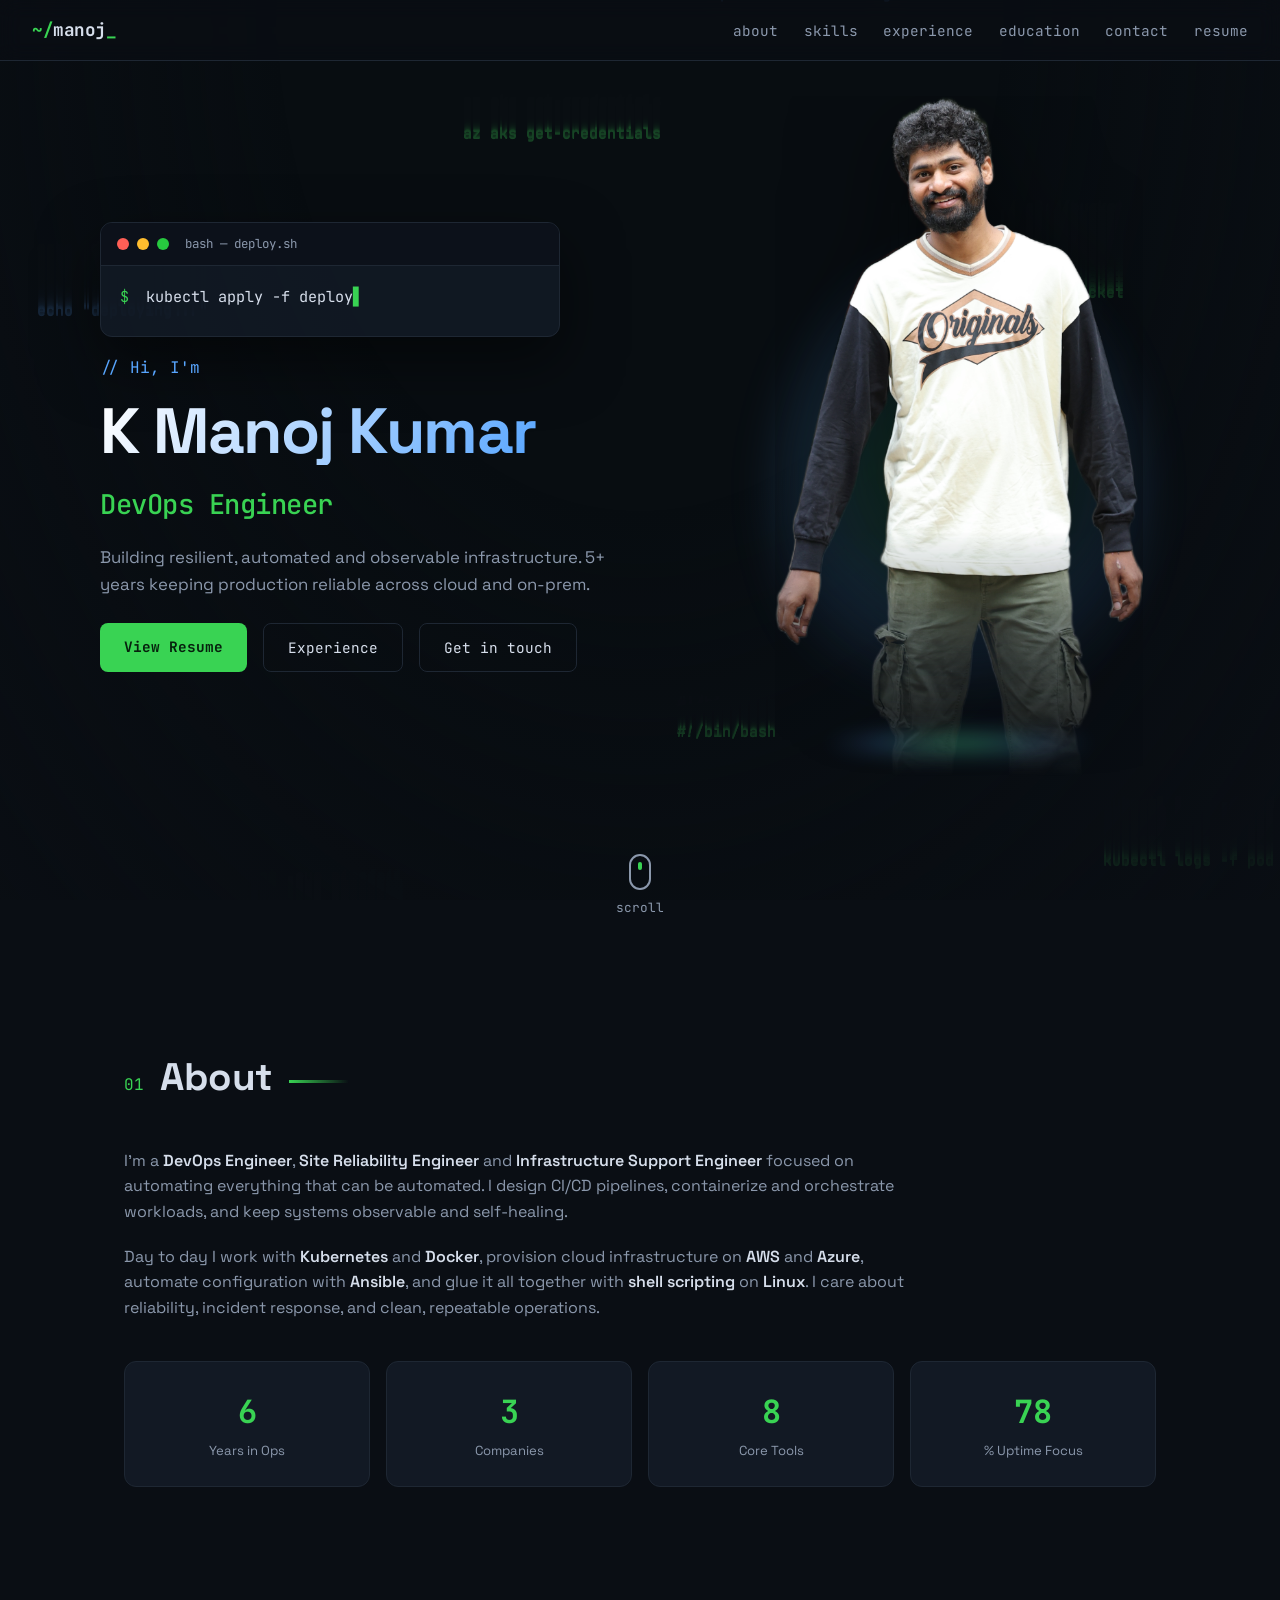
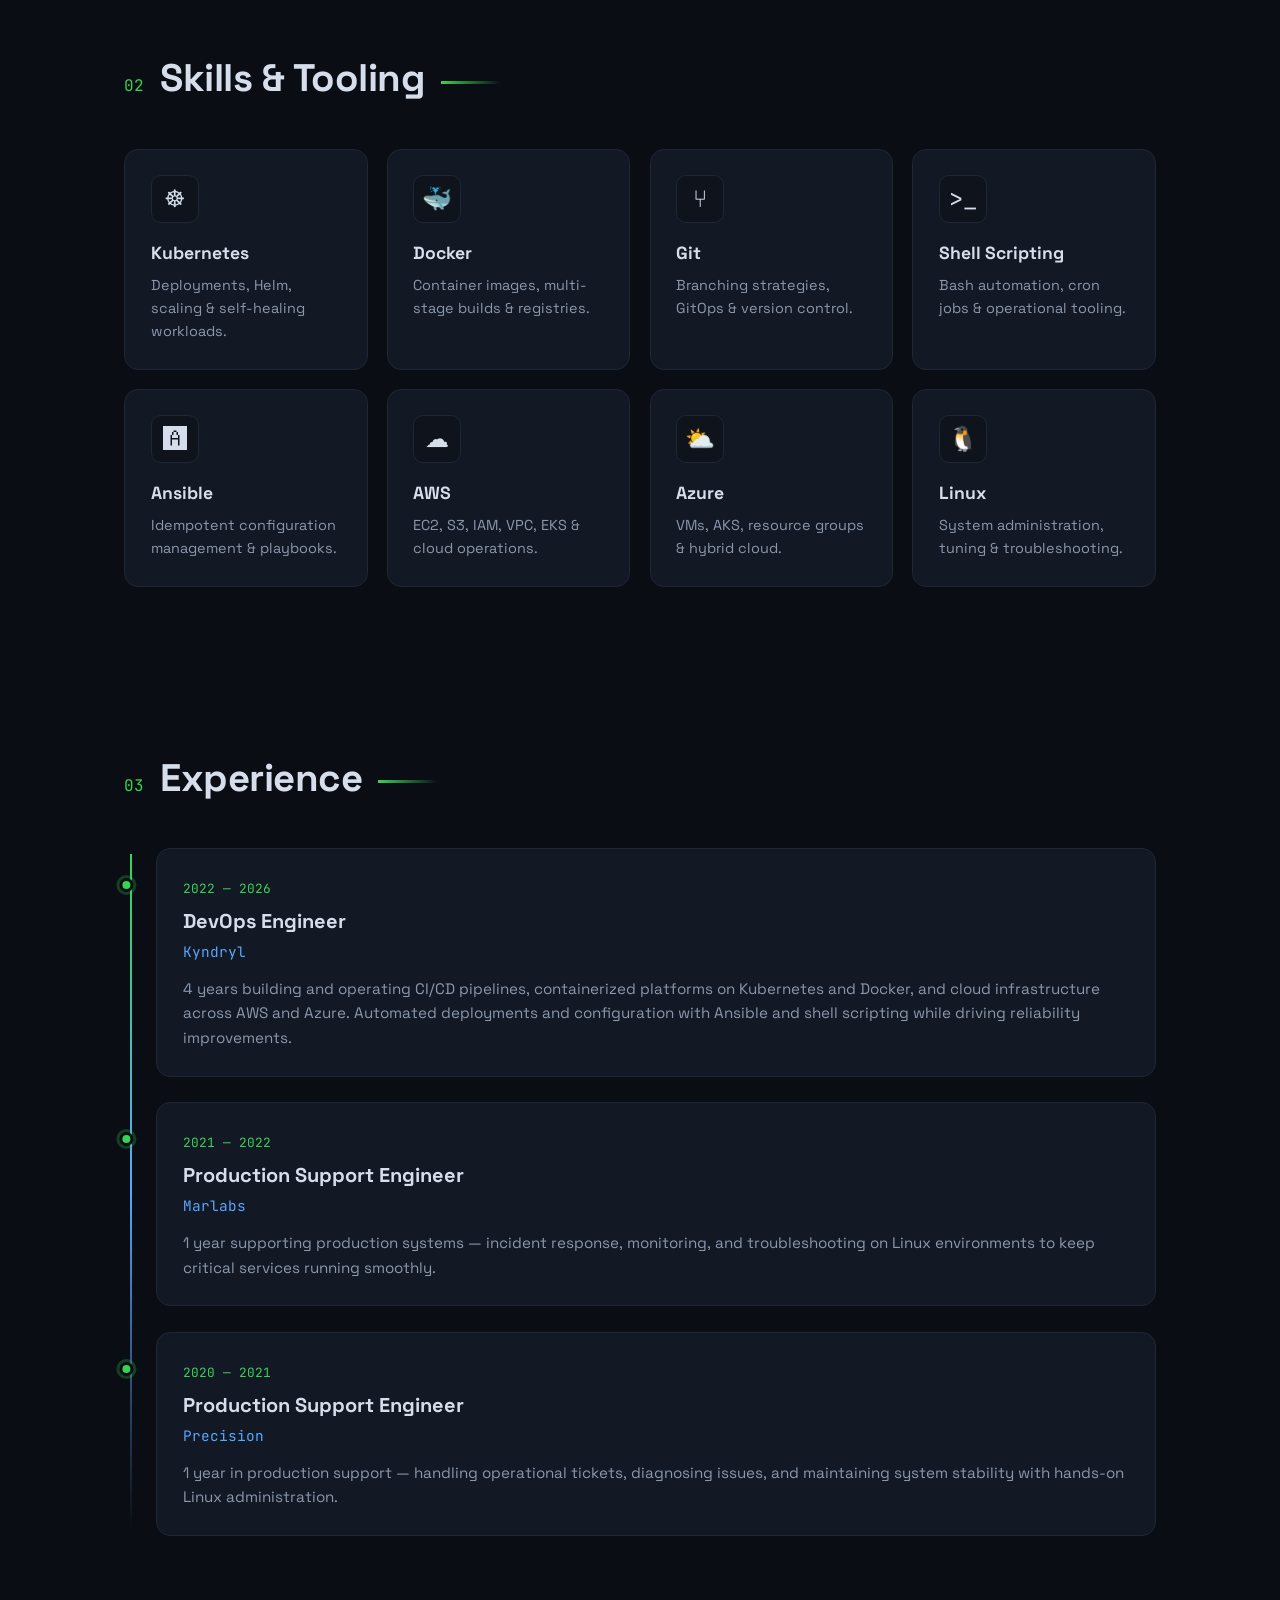
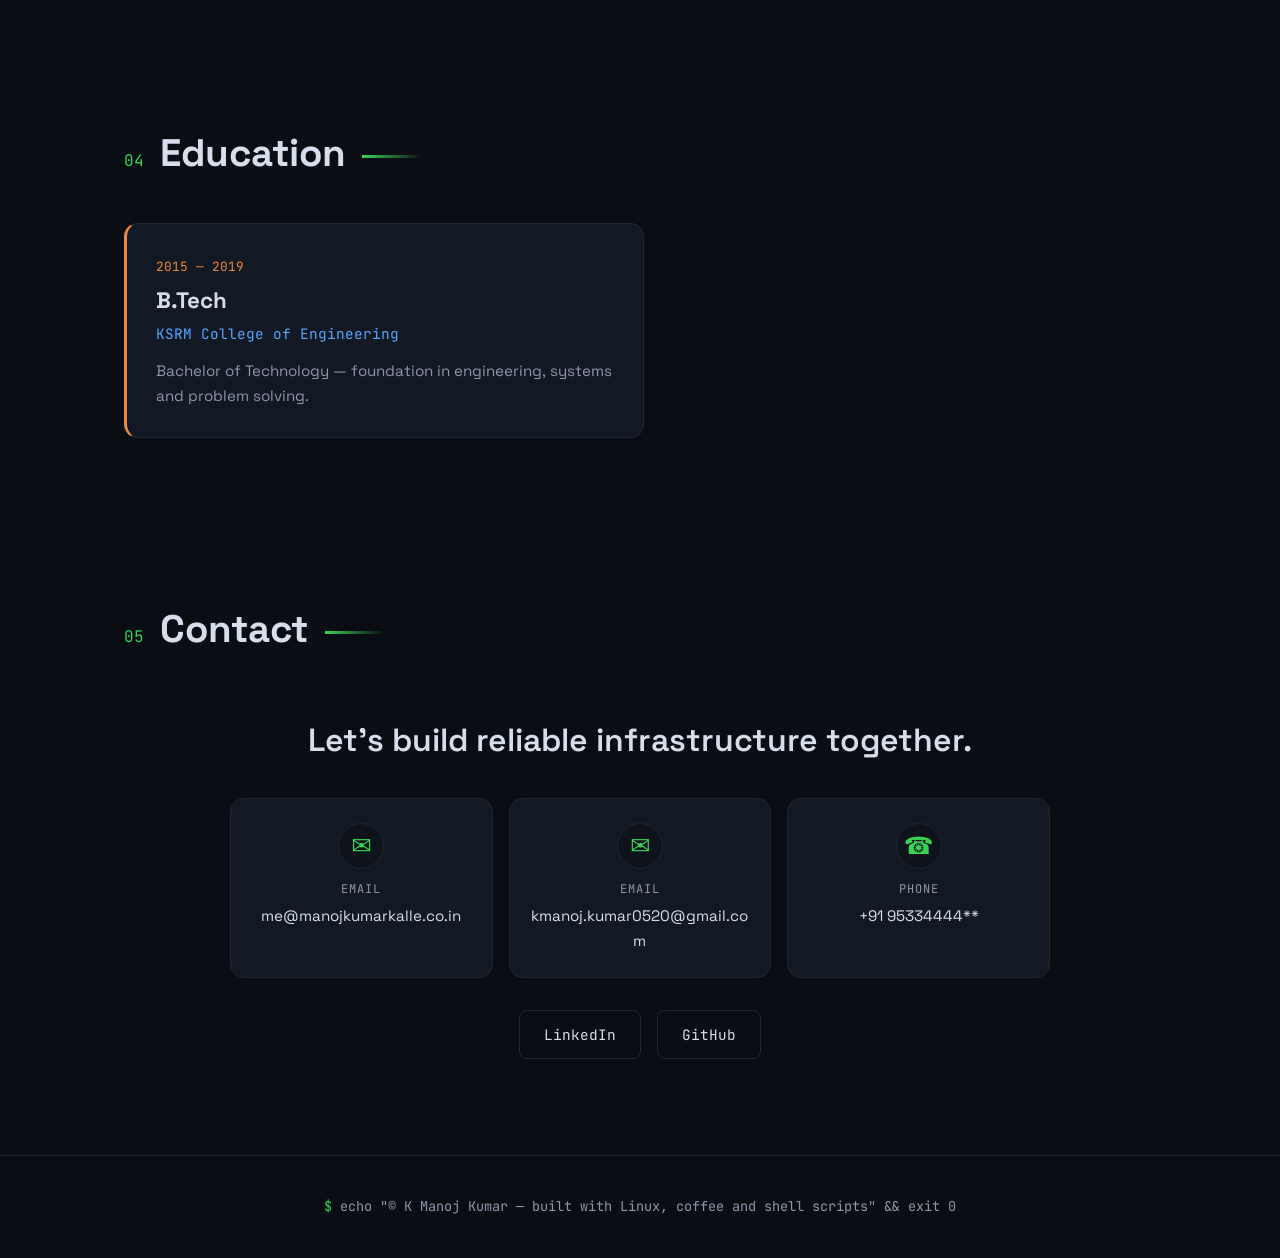
<file: index.html>
<!DOCTYPE html>
<html lang="en">
<head>
  <meta charset="UTF-8" />
  <meta name="viewport" content="width=device-width, initial-scale=1.0" />
  <meta name="description" content="Portfolio of a DevOps Engineer, SRE and Infrastructure Support Engineer specializing in Kubernetes, Docker, AWS, Azure and automation." />
  <title>DevOps Engineer · SRE · Infra Support</title>
  <link rel="preconnect" href="https://fonts.googleapis.com" />
  <link rel="preconnect" href="https://fonts.gstatic.com" crossorigin />
  <link href="https://fonts.googleapis.com/css2?family=JetBrains+Mono:wght@400;500;700&family=Space+Grotesk:wght@400;500;600;700&display=swap" rel="stylesheet" />
  <link rel="stylesheet" href="styles.css" />
</head>
<body>
  <!-- Animated code background -->
  <canvas id="code-bg" aria-hidden="true"></canvas>

  <!-- Navigation -->
  <header class="nav">
    <a href="#home" class="nav__logo"><span class="nav__prompt">~/</span>manoj<span class="nav__cursor">_</span></a>
    <nav class="nav__links">
      <a href="#about">about</a>
      <a href="#skills">skills</a>
      <a href="#experience">experience</a>
      <a href="#education">education</a>
      <a href="#contact">contact</a>
      <a href="resume.html">resume</a>
    </nav>
    <button class="nav__toggle" aria-label="Toggle menu">
      <span></span><span></span><span></span>
    </button>
  </header>

  <main>
    <!-- Hero -->
    <section id="home" class="hero">
      <div class="hero__inner">
        <div class="hero__content">
          <div class="hero__terminal">
            <div class="term__bar">
              <span class="term__dot term__dot--red"></span>
              <span class="term__dot term__dot--yellow"></span>
              <span class="term__dot term__dot--green"></span>
              <span class="term__title">bash — deploy.sh</span>
            </div>
            <div class="term__body">
              <p class="term__line"><span class="term__ps">$</span> <span id="typed-cmd"></span><span class="term__caret">▋</span></p>
            </div>
          </div>

          <span class="hero__hello">// Hi, I'm</span>
          <h1 class="hero__name">K Manoj Kumar</h1>
          <p class="hero__role" id="role-swap">DevOps Engineer</p>
          <p class="hero__sub">
            Building resilient, automated and observable infrastructure.
            5+ years keeping production reliable across cloud and on-prem.
          </p>
          <div class="hero__cta">
            <a href="resume.html" class="btn btn--primary">View Resume</a>
            <a href="#experience" class="btn btn--ghost">Experience</a>
            <a href="#contact" class="btn btn--ghost">Get in touch</a>
          </div>
        </div>

        <div class="hero__photo">
          <div class="hero__photo-glow"></div>
          <img src="assets/manoj.png" alt="K Manoj Kumar" />
        </div>
      </div>
      <div class="hero__scroll">
        <span></span> scroll
      </div>
    </section>

    <!-- About -->
    <section id="about" class="section reveal">
      <div class="section__head">
        <span class="section__idx">01</span>
        <h2 class="section__title">About</h2>
      </div>
      <div class="about">
        <p>
          I'm a <strong>DevOps Engineer</strong>, <strong>Site Reliability Engineer</strong> and
          <strong>Infrastructure Support Engineer</strong> focused on automating everything that can be
          automated. I design CI/CD pipelines, containerize and orchestrate workloads, and keep systems
          observable and self-healing.
        </p>
        <p>
          Day to day I work with <strong>Kubernetes</strong> and <strong>Docker</strong>, provision cloud
          infrastructure on <strong>AWS</strong> and <strong>Azure</strong>, automate configuration with
          <strong>Ansible</strong>, and glue it all together with <strong>shell scripting</strong> on
          <strong>Linux</strong>. I care about reliability, incident response, and clean, repeatable operations.
        </p>
        <div class="about__stats">
          <div class="stat"><span class="stat__num" data-count="6">0</span><span class="stat__label">Years in Ops</span></div>
          <div class="stat"><span class="stat__num" data-count="3">0</span><span class="stat__label">Companies</span></div>
          <div class="stat"><span class="stat__num" data-count="8">0</span><span class="stat__label">Core Tools</span></div>
          <div class="stat"><span class="stat__num" data-count="99">0</span><span class="stat__label">% Uptime Focus</span></div>
        </div>
      </div>
    </section>

    <!-- Skills -->
    <section id="skills" class="section reveal">
      <div class="section__head">
        <span class="section__idx">02</span>
        <h2 class="section__title">Skills &amp; Tooling</h2>
      </div>
      <div class="skills">
        <article class="skill"><span class="skill__icon">☸</span><h3>Kubernetes</h3><p>Deployments, Helm, scaling &amp; self-healing workloads.</p></article>
        <article class="skill"><span class="skill__icon">🐳</span><h3>Docker</h3><p>Container images, multi-stage builds &amp; registries.</p></article>
        <article class="skill"><span class="skill__icon">⑂</span><h3>Git</h3><p>Branching strategies, GitOps &amp; version control.</p></article>
        <article class="skill"><span class="skill__icon">&gt;_</span><h3>Shell Scripting</h3><p>Bash automation, cron jobs &amp; operational tooling.</p></article>
        <article class="skill"><span class="skill__icon">🅰</span><h3>Ansible</h3><p>Idempotent configuration management &amp; playbooks.</p></article>
        <article class="skill"><span class="skill__icon">☁</span><h3>AWS</h3><p>EC2, S3, IAM, VPC, EKS &amp; cloud operations.</p></article>
        <article class="skill"><span class="skill__icon">⛅</span><h3>Azure</h3><p>VMs, AKS, resource groups &amp; hybrid cloud.</p></article>
        <article class="skill"><span class="skill__icon">🐧</span><h3>Linux</h3><p>System administration, tuning &amp; troubleshooting.</p></article>
      </div>
    </section>

    <!-- Experience -->
    <section id="experience" class="section reveal">
      <div class="section__head">
        <span class="section__idx">03</span>
        <h2 class="section__title">Experience</h2>
      </div>
      <div class="timeline">
        <div class="tl__item">
          <div class="tl__dot"></div>
          <span class="tl__date">2022 — 2026</span>
          <h3 class="tl__role">DevOps Engineer</h3>
          <span class="tl__company">Kyndryl</span>
          <p class="tl__desc">
            4 years building and operating CI/CD pipelines, containerized platforms on Kubernetes and Docker,
            and cloud infrastructure across AWS and Azure. Automated deployments and configuration with
            Ansible and shell scripting while driving reliability improvements.
          </p>
        </div>
        <div class="tl__item">
          <div class="tl__dot"></div>
          <span class="tl__date">2021 — 2022</span>
          <h3 class="tl__role">Production Support Engineer</h3>
          <span class="tl__company">Marlabs</span>
          <p class="tl__desc">
            1 year supporting production systems — incident response, monitoring, and troubleshooting on
            Linux environments to keep critical services running smoothly.
          </p>
        </div>
        <div class="tl__item">
          <div class="tl__dot"></div>
          <span class="tl__date">2020 — 2021</span>
          <h3 class="tl__role">Production Support Engineer</h3>
          <span class="tl__company">Precision</span>
          <p class="tl__desc">
            1 year in production support — handling operational tickets, diagnosing issues, and maintaining
            system stability with hands-on Linux administration.
          </p>
        </div>
      </div>
    </section>

    <!-- Education -->
    <section id="education" class="section reveal">
      <div class="section__head">
        <span class="section__idx">04</span>
        <h2 class="section__title">Education</h2>
      </div>
      <div class="edu">
        <div class="edu__card">
          <span class="edu__year">2015 — 2019</span>
          <h3 class="edu__degree">B.Tech</h3>
          <span class="edu__school">KSRM College of Engineering</span>
          <p class="edu__desc">Bachelor of Technology — foundation in engineering, systems and problem solving.</p>
        </div>
      </div>
    </section>

    <!-- Contact -->
    <section id="contact" class="section reveal">
      <div class="section__head">
        <span class="section__idx">05</span>
        <h2 class="section__title">Contact</h2>
      </div>
      <div class="contact">
        <p class="contact__lead">Let's build reliable infrastructure together.</p>
        <div class="contact__cards">
          <a href="mailto:me@manojkumarkalle.co.in" class="contact__card">
            <span class="contact__icon">✉</span>
            <span class="contact__label">Email</span>
            <span class="contact__value">me@manojkumarkalle.co.in</span>
          </a>
          <a href="mailto:kmanoj.kumar0520@gmail.com" class="contact__card">
            <span class="contact__icon">✉</span>
            <span class="contact__label">Email</span>
            <span class="contact__value">kmanoj.kumar0520@gmail.com</span>
          </a>
          <a href="tel:+9195334444" class="contact__card">
            <span class="contact__icon">☎</span>
            <span class="contact__label">Phone</span>
            <span class="contact__value">+91 95334444**</span>
          </a>
        </div>
        <div class="contact__links">
          <a href="https://www.linkedin.com/in/manoj-kumar-4250a5241" target="_blank" rel="noopener" class="btn btn--ghost">LinkedIn</a>
          <a href="https://github.com/manozz143-ui" target="_blank" rel="noopener" class="btn btn--ghost">GitHub</a>
        </div>
      </div>
    </section>
  </main>

  <footer class="footer">
    <p><span class="footer__prompt">$</span> echo "© K Manoj Kumar — built with Linux, coffee and shell scripts" &amp;&amp; exit 0</p>
  </footer>

  <script src="script.js"></script>
</body>
</html>
</file>
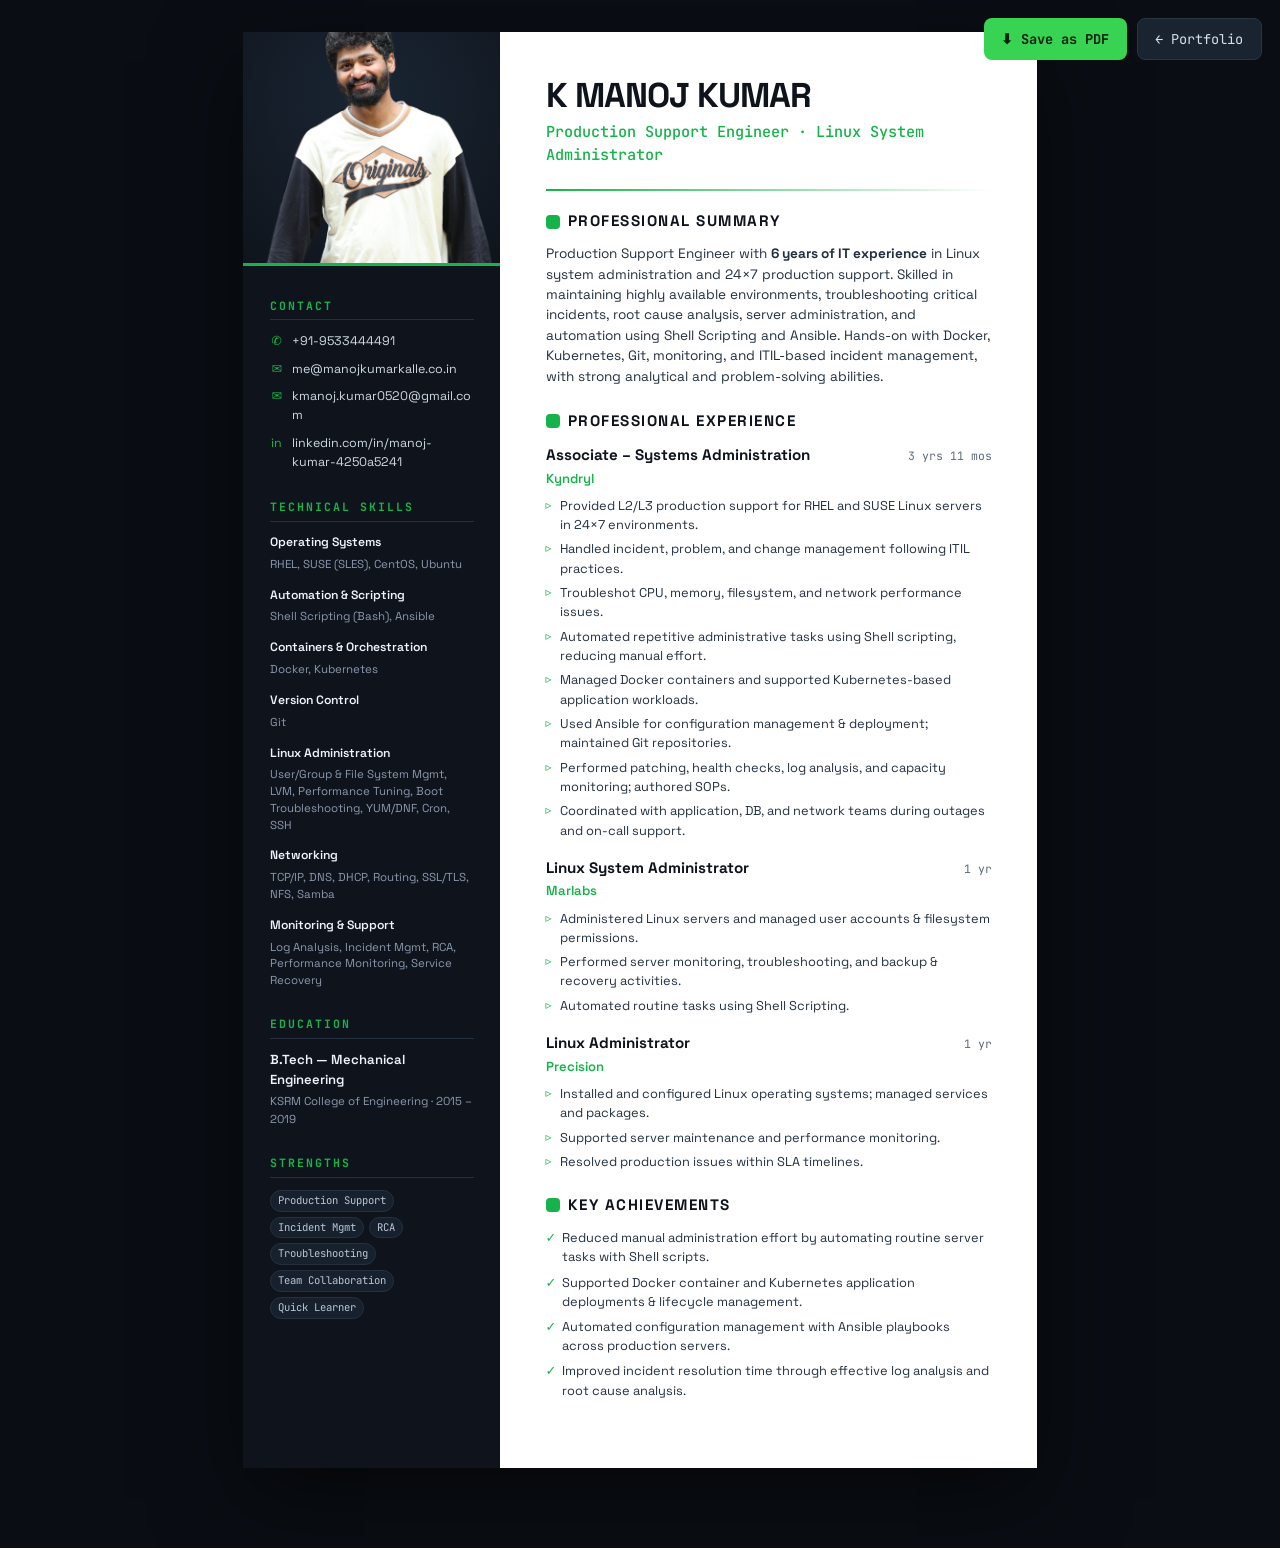
<file: resume.html>
<!DOCTYPE html>
<html lang="en">
<head>
  <meta charset="UTF-8" />
  <meta name="viewport" content="width=device-width, initial-scale=1.0" />
  <title>K Manoj Kumar — Resume</title>
  <meta name="description" content="Resume of K Manoj Kumar — Production Support Engineer / Linux System Administrator with 6 years of experience." />
  <link rel="preconnect" href="https://fonts.googleapis.com" />
  <link rel="preconnect" href="https://fonts.gstatic.com" crossorigin />
  <link href="https://fonts.googleapis.com/css2?family=JetBrains+Mono:wght@400;500;700&family=Space+Grotesk:wght@400;500;600;700&display=swap" rel="stylesheet" />
  <style>
    :root {
      --ink: #0f141c;
      --sidebar: #0f141c;
      --paper: #ffffff;
      --paper-soft: #f4f6f9;
      --text: #23303f;
      --muted: #5d6b7c;
      --line: #e2e7ee;
      --accent: #16b34a;      /* green */
      --accent-soft: #e7f7ee;
      --sidebar-text: #cfd8e3;
      --sidebar-muted: #8b98ac;
      --mono: "JetBrains Mono", ui-monospace, monospace;
      --sans: "Space Grotesk", system-ui, -apple-system, sans-serif;
    }
    * { margin: 0; padding: 0; box-sizing: border-box; }
    body {
      font-family: var(--sans);
      background: #0a0e14;
      color: var(--text);
      line-height: 1.5;
      padding: 32px 16px 80px;
      display: flex;
      justify-content: center;
    }

    /* Toolbar */
    .toolbar {
      position: fixed;
      top: 18px; right: 18px;
      z-index: 20;
      display: flex; gap: 10px;
    }
    .btn {
      font-family: var(--mono);
      font-size: 0.85rem;
      border: 0;
      border-radius: 8px;
      padding: 0.6rem 1.1rem;
      cursor: pointer;
      text-decoration: none;
      display: inline-flex;
      align-items: center;
      gap: 6px;
      transition: transform 0.15s ease, box-shadow 0.15s ease;
    }
    .btn--primary { background: #39d353; color: #06210d; font-weight: 700; }
    .btn--ghost { background: #1a2330; color: #d6deeb; border: 1px solid #2a3543; }
    .btn:hover { transform: translateY(-2px); box-shadow: 0 8px 20px rgba(0,0,0,0.35); }

    /* Paper sheet — A4 proportions */
    .sheet {
      width: 210mm;
      min-height: 297mm;
      background: var(--paper);
      display: grid;
      grid-template-columns: 68mm 1fr;
      box-shadow: 0 30px 80px rgba(0,0,0,0.55);
      overflow: hidden;
    }

    /* ===== Sidebar ===== */
    .side {
      background: var(--sidebar);
      color: var(--sidebar-text);
      padding: 0 0 20mm;
    }
    .side__photo-wrap {
      position: relative;
      height: 62mm;
      overflow: hidden;
      border-bottom: 3px solid var(--accent);
      background: radial-gradient(circle at 50% 30%, #1a2634, #0f141c);
    }
    .side__photo-wrap img {
      width: 100%;
      height: 100%;
      object-fit: cover;
      object-position: 50% 8%;
      filter: saturate(1.05);
    }
    .side__inner { padding: 8mm 7mm 0; }
    .side__block { margin-bottom: 7mm; }
    .side__h {
      font-family: var(--mono);
      font-size: 0.72rem;
      letter-spacing: 2px;
      text-transform: uppercase;
      color: var(--accent);
      margin-bottom: 3mm;
      padding-bottom: 1.5mm;
      border-bottom: 1px solid #24303e;
    }
    .contact-item {
      display: flex;
      align-items: flex-start;
      gap: 8px;
      font-size: 0.78rem;
      color: var(--sidebar-text);
      margin-bottom: 2.4mm;
      word-break: break-word;
    }
    .contact-item a { color: var(--sidebar-text); text-decoration: none; }
    .contact-item .ic { color: var(--accent); flex-shrink: 0; width: 14px; text-align: center; }

    .skillgroup { margin-bottom: 3.5mm; }
    .skillgroup__t {
      font-size: 0.76rem;
      font-weight: 600;
      color: #eef3f9;
      margin-bottom: 1.2mm;
    }
    .skillgroup__v {
      font-size: 0.72rem;
      color: var(--sidebar-muted);
      line-height: 1.45;
    }

    .tags { display: flex; flex-wrap: wrap; gap: 5px; }
    .tag {
      font-family: var(--mono);
      font-size: 0.66rem;
      background: #17212e;
      border: 1px solid #253140;
      color: #b9c6d6;
      padding: 2px 7px;
      border-radius: 20px;
    }

    .edu-item .edu__deg { font-size: 0.82rem; font-weight: 600; color: #eef3f9; }
    .edu-item .edu__meta { font-size: 0.72rem; color: var(--sidebar-muted); margin-top: 1mm; }

    /* ===== Main ===== */
    .main { padding: 12mm 12mm 12mm; }
    .name {
      font-size: 2.15rem;
      font-weight: 700;
      letter-spacing: -1px;
      color: var(--ink);
      line-height: 1.05;
    }
    .role {
      font-family: var(--mono);
      font-size: 0.95rem;
      color: var(--accent);
      margin-top: 2mm;
      font-weight: 500;
    }
    .rule { height: 2px; background: linear-gradient(90deg, var(--accent), transparent); margin: 6mm 0 5mm; }

    .sec { margin-bottom: 6mm; }
    .sec__h {
      font-size: 0.95rem;
      font-weight: 700;
      text-transform: uppercase;
      letter-spacing: 1.5px;
      color: var(--ink);
      display: flex;
      align-items: center;
      gap: 8px;
      margin-bottom: 3mm;
    }
    .sec__h::before {
      content: "";
      width: 14px; height: 14px;
      background: var(--accent);
      border-radius: 4px;
      display: inline-block;
    }
    .summary { font-size: 0.85rem; color: var(--text); }

    .job { margin-bottom: 4.5mm; }
    .job__top { display: flex; justify-content: space-between; align-items: baseline; gap: 10px; }
    .job__role { font-size: 0.95rem; font-weight: 700; color: var(--ink); }
    .job__dur { font-family: var(--mono); font-size: 0.72rem; color: var(--muted); white-space: nowrap; }
    .job__co { font-size: 0.82rem; color: var(--accent); font-weight: 600; margin: 0.5mm 0 2mm; }
    .job ul { list-style: none; }
    .job li {
      position: relative;
      padding-left: 14px;
      font-size: 0.8rem;
      color: var(--text);
      margin-bottom: 1.4mm;
    }
    .job li::before {
      content: "▹";
      position: absolute;
      left: 0;
      color: var(--accent);
      font-size: 0.75rem;
    }

    .ach { list-style: none; }
    .ach li {
      position: relative;
      padding-left: 16px;
      font-size: 0.8rem;
      margin-bottom: 1.6mm;
      color: var(--text);
    }
    .ach li::before {
      content: "✓";
      position: absolute; left: 0;
      color: var(--accent);
      font-weight: 700;
    }

    /* ===== Print ===== */
    @media print {
      @page { size: A4; margin: 0; }
      body { padding: 0; background: #fff; }
      .toolbar { display: none !important; }
      .sheet { box-shadow: none; width: 210mm; min-height: 297mm; }
      * { -webkit-print-color-adjust: exact !important; print-color-adjust: exact !important; }
    }

    /* ===== Small screens ===== */
    @media (max-width: 800px) {
      body { padding: 16px 0 60px; }
      .sheet { width: 100%; min-height: 0; grid-template-columns: 1fr; }
      .toolbar { position: static; justify-content: center; margin-bottom: 14px; }
    }
  </style>
</head>
<body>
  <div class="toolbar">
    <button class="btn btn--primary" onclick="window.print()">⬇ Save as PDF</button>
    <a class="btn btn--ghost" href="index.html">← Portfolio</a>
  </div>

  <div class="sheet">
    <!-- Sidebar -->
    <aside class="side">
      <div class="side__photo-wrap">
        <img src="assets/manoj.png" alt="K Manoj Kumar" />
      </div>
      <div class="side__inner">
        <div class="side__block">
          <h2 class="side__h">Contact</h2>
          <div class="contact-item"><span class="ic">✆</span><a href="tel:+919533444491">+91-9533444491</a></div>
          <div class="contact-item"><span class="ic">✉</span><a href="mailto:me@manojkumarkalle.co.in">me@manojkumarkalle.co.in</a></div>
          <div class="contact-item"><span class="ic">✉</span><a href="mailto:kmanoj.kumar0520@gmail.com">kmanoj.kumar0520@gmail.com</a></div>
          <div class="contact-item"><span class="ic">in</span><a href="https://www.linkedin.com/in/manoj-kumar-4250a5241" target="_blank" rel="noopener">linkedin.com/in/manoj-kumar-4250a5241</a></div>
        </div>

        <div class="side__block">
          <h2 class="side__h">Technical Skills</h2>
          <div class="skillgroup"><div class="skillgroup__t">Operating Systems</div><div class="skillgroup__v">RHEL, SUSE (SLES), CentOS, Ubuntu</div></div>
          <div class="skillgroup"><div class="skillgroup__t">Automation &amp; Scripting</div><div class="skillgroup__v">Shell Scripting (Bash), Ansible</div></div>
          <div class="skillgroup"><div class="skillgroup__t">Containers &amp; Orchestration</div><div class="skillgroup__v">Docker, Kubernetes</div></div>
          <div class="skillgroup"><div class="skillgroup__t">Version Control</div><div class="skillgroup__v">Git</div></div>
          <div class="skillgroup"><div class="skillgroup__t">Linux Administration</div><div class="skillgroup__v">User/Group &amp; File System Mgmt, LVM, Performance Tuning, Boot Troubleshooting, YUM/DNF, Cron, SSH</div></div>
          <div class="skillgroup"><div class="skillgroup__t">Networking</div><div class="skillgroup__v">TCP/IP, DNS, DHCP, Routing, SSL/TLS, NFS, Samba</div></div>
          <div class="skillgroup"><div class="skillgroup__t">Monitoring &amp; Support</div><div class="skillgroup__v">Log Analysis, Incident Mgmt, RCA, Performance Monitoring, Service Recovery</div></div>
        </div>

        <div class="side__block">
          <h2 class="side__h">Education</h2>
          <div class="edu-item">
            <div class="edu__deg">B.Tech — Mechanical Engineering</div>
            <div class="edu__meta">KSRM College of Engineering · 2015 – 2019</div>
          </div>
        </div>

        <div class="side__block">
          <h2 class="side__h">Strengths</h2>
          <div class="tags">
            <span class="tag">Production Support</span>
            <span class="tag">Incident Mgmt</span>
            <span class="tag">RCA</span>
            <span class="tag">Troubleshooting</span>
            <span class="tag">Team Collaboration</span>
            <span class="tag">Quick Learner</span>
          </div>
        </div>
      </div>
    </aside>

    <!-- Main -->
    <main class="main">
      <h1 class="name">K MANOJ KUMAR</h1>
      <p class="role">Production Support Engineer · Linux System Administrator</p>
      <div class="rule"></div>

      <section class="sec">
        <h2 class="sec__h">Professional Summary</h2>
        <p class="summary">
          Production Support Engineer with <strong>6 years of IT experience</strong> in Linux system
          administration and 24×7 production support. Skilled in maintaining highly available environments,
          troubleshooting critical incidents, root cause analysis, server administration, and automation using
          Shell Scripting and Ansible. Hands-on with Docker, Kubernetes, Git, monitoring, and ITIL-based
          incident management, with strong analytical and problem-solving abilities.
        </p>
      </section>

      <section class="sec">
        <h2 class="sec__h">Professional Experience</h2>

        <div class="job">
          <div class="job__top">
            <span class="job__role">Associate – Systems Administration</span>
            <span class="job__dur">3 yrs 11 mos</span>
          </div>
          <div class="job__co">Kyndryl</div>
          <ul>
            <li>Provided L2/L3 production support for RHEL and SUSE Linux servers in 24×7 environments.</li>
            <li>Handled incident, problem, and change management following ITIL practices.</li>
            <li>Troubleshot CPU, memory, filesystem, and network performance issues.</li>
            <li>Automated repetitive administrative tasks using Shell scripting, reducing manual effort.</li>
            <li>Managed Docker containers and supported Kubernetes-based application workloads.</li>
            <li>Used Ansible for configuration management &amp; deployment; maintained Git repositories.</li>
            <li>Performed patching, health checks, log analysis, and capacity monitoring; authored SOPs.</li>
            <li>Coordinated with application, DB, and network teams during outages and on-call support.</li>
          </ul>
        </div>

        <div class="job">
          <div class="job__top">
            <span class="job__role">Linux System Administrator</span>
            <span class="job__dur">1 yr</span>
          </div>
          <div class="job__co">Marlabs</div>
          <ul>
            <li>Administered Linux servers and managed user accounts &amp; filesystem permissions.</li>
            <li>Performed server monitoring, troubleshooting, and backup &amp; recovery activities.</li>
            <li>Automated routine tasks using Shell Scripting.</li>
          </ul>
        </div>

        <div class="job">
          <div class="job__top">
            <span class="job__role">Linux Administrator</span>
            <span class="job__dur">1 yr</span>
          </div>
          <div class="job__co">Precision</div>
          <ul>
            <li>Installed and configured Linux operating systems; managed services and packages.</li>
            <li>Supported server maintenance and performance monitoring.</li>
            <li>Resolved production issues within SLA timelines.</li>
          </ul>
        </div>
      </section>

      <section class="sec">
        <h2 class="sec__h">Key Achievements</h2>
        <ul class="ach">
          <li>Reduced manual administration effort by automating routine server tasks with Shell scripts.</li>
          <li>Supported Docker container and Kubernetes application deployments &amp; lifecycle management.</li>
          <li>Automated configuration management with Ansible playbooks across production servers.</li>
          <li>Improved incident resolution time through effective log analysis and root cause analysis.</li>
        </ul>
      </section>
    </main>
  </div>
</body>
</html>
</file>
<file: styles.css>
/* ===== Design tokens ===== */
:root {
  --bg: #0a0e14;
  --bg-soft: #0f141c;
  --panel: #121924;
  --border: #1e2733;
  --text: #d6deeb;
  --muted: #8b98ac;
  --accent: #39d353;      /* terminal green */
  --accent-2: #58a6ff;    /* cloud blue */
  --accent-3: #f0883e;    /* orange */
  --mono: "JetBrains Mono", ui-monospace, SFMono-Regular, Menlo, monospace;
  --sans: "Space Grotesk", system-ui, -apple-system, sans-serif;
  --maxw: 1080px;
}

* { margin: 0; padding: 0; box-sizing: border-box; }

html { scroll-behavior: smooth; }

body {
  font-family: var(--sans);
  background: var(--bg);
  color: var(--text);
  line-height: 1.6;
  overflow-x: hidden;
}

/* ===== Animated background canvas ===== */
#code-bg {
  position: fixed;
  inset: 0;
  width: 100%;
  height: 100%;
  z-index: 0;
  opacity: 0.28;
  pointer-events: none;
}

main, .nav, .footer { position: relative; z-index: 1; }

/* subtle vignette overlay to keep text readable */
body::after {
  content: "";
  position: fixed;
  inset: 0;
  z-index: 0;
  pointer-events: none;
  background: radial-gradient(ellipse at 50% 0%, transparent 40%, rgba(10,14,20,0.85) 100%);
}

/* ===== Navigation ===== */
.nav {
  position: fixed;
  top: 0; left: 0; right: 0;
  display: flex;
  align-items: center;
  justify-content: space-between;
  padding: 1rem 2rem;
  backdrop-filter: blur(10px);
  background: rgba(10, 14, 20, 0.6);
  border-bottom: 1px solid var(--border);
  z-index: 50;
}
.nav__logo {
  font-family: var(--mono);
  font-weight: 700;
  font-size: 1.1rem;
  color: var(--text);
  text-decoration: none;
  letter-spacing: -0.5px;
}
.nav__prompt { color: var(--accent); }
.nav__cursor { color: var(--accent); animation: blink 1s step-end infinite; }
.nav__links { display: flex; gap: 1.6rem; }
.nav__links a {
  font-family: var(--mono);
  font-size: 0.9rem;
  color: var(--muted);
  text-decoration: none;
  transition: color 0.2s ease;
  position: relative;
}
.nav__links a::after {
  content: "";
  position: absolute; left: 0; bottom: -4px;
  width: 0; height: 2px; background: var(--accent);
  transition: width 0.25s ease;
}
.nav__links a:hover { color: var(--text); }
.nav__links a:hover::after { width: 100%; }

.nav__toggle { display: none; flex-direction: column; gap: 5px; background: none; border: 0; cursor: pointer; }
.nav__toggle span { width: 26px; height: 2px; background: var(--text); transition: 0.3s; }

/* ===== Hero ===== */
.hero {
  min-height: 100vh;
  display: flex;
  flex-direction: column;
  align-items: center;
  justify-content: center;
  padding: 6rem 1.5rem 3rem;
  gap: 1.5rem;
}
.hero__inner {
  max-width: var(--maxw);
  width: 100%;
  display: grid;
  grid-template-columns: 1.15fr 0.85fr;
  align-items: center;
  gap: 2.5rem;
}
.hero__content { display: flex; flex-direction: column; gap: 1.1rem; align-items: flex-start; text-align: left; }

.hero__name {
  font-size: clamp(2.4rem, 6vw, 4rem);
  font-weight: 700;
  letter-spacing: -1.5px;
  line-height: 1.05;
  background: linear-gradient(120deg, #ffffff, var(--accent-2));
  -webkit-background-clip: text;
  background-clip: text;
  -webkit-text-fill-color: transparent;
}

/* Photo */
.hero__photo {
  position: relative;
  display: flex;
  justify-content: center;
  align-items: flex-end;
  align-self: stretch;
}
.hero__photo img {
  position: relative;
  z-index: 2;
  max-height: 78vh;
  width: auto;
  max-width: 100%;
  filter: drop-shadow(0 24px 50px rgba(0,0,0,0.55));
  animation: floatY 6s ease-in-out infinite;
  /* Fade the lower portion of the cutout smoothly into the background */
  -webkit-mask-image: linear-gradient(to bottom, #000 0%, #000 62%, rgba(0,0,0,0.35) 82%, transparent 97%);
  mask-image: linear-gradient(to bottom, #000 0%, #000 62%, rgba(0,0,0,0.35) 82%, transparent 97%);
}
.hero__photo-glow {
  position: absolute;
  z-index: 1;
  bottom: 8%;
  left: 50%;
  transform: translateX(-50%);
  width: 82%;
  height: 70%;
  background: radial-gradient(circle at 50% 45%, rgba(57,211,83,0.30), rgba(88,166,255,0.18) 48%, transparent 72%);
  filter: blur(24px);
  border-radius: 50%;
}
/* Glowing "platform" the figure stands on, hides the hard bottom edge */
.hero__photo::after {
  content: "";
  position: absolute;
  z-index: 1;
  bottom: 6%;
  left: 50%;
  transform: translateX(-50%);
  width: 60%;
  height: 26px;
  background: radial-gradient(ellipse at center, rgba(57,211,83,0.55), rgba(88,166,255,0.25) 45%, transparent 75%);
  filter: blur(10px);
  border-radius: 50%;
  animation: platformPulse 6s ease-in-out infinite;
}

.hero__terminal {
  width: min(460px, 92vw);
  background: rgba(18, 25, 36, 0.92);
  border: 1px solid var(--border);
  border-radius: 12px;
  overflow: hidden;
  box-shadow: 0 24px 60px rgba(0,0,0,0.5);
  text-align: left;
}
.term__bar {
  display: flex;
  align-items: center;
  gap: 8px;
  padding: 0.7rem 1rem;
  background: #0c111a;
  border-bottom: 1px solid var(--border);
}
.term__dot { width: 12px; height: 12px; border-radius: 50%; }
.term__dot--red { background: #ff5f56; }
.term__dot--yellow { background: #ffbd2e; }
.term__dot--green { background: #27c93f; }
.term__title { margin-left: 8px; font-family: var(--mono); font-size: 0.78rem; color: var(--muted); }
.term__body { padding: 1.2rem 1.2rem 1.5rem; min-height: 70px; }
.term__line { font-family: var(--mono); font-size: 0.95rem; color: var(--text); }
.term__ps { color: var(--accent); margin-right: 8px; }
.term__caret { color: var(--accent); animation: blink 1s step-end infinite; }

.hero__hello { font-family: var(--mono); color: var(--accent-2); font-size: 1rem; }
.hero__role {
  font-family: var(--mono);
  font-size: clamp(1.1rem, 3vw, 1.7rem);
  font-weight: 500;
  letter-spacing: -0.5px;
  color: var(--accent);
  min-height: 1.4em;
}
.hero__sub {
  max-width: 520px;
  color: var(--muted);
  font-size: 1.05rem;
}
.hero__cta { display: flex; gap: 1rem; flex-wrap: wrap; justify-content: flex-start; margin-top: 0.5rem; }

.btn {
  font-family: var(--mono);
  font-size: 0.9rem;
  padding: 0.75rem 1.5rem;
  border-radius: 8px;
  text-decoration: none;
  transition: transform 0.2s ease, box-shadow 0.2s ease, background 0.2s ease;
  display: inline-block;
}
.btn--primary { background: var(--accent); color: #06210d; font-weight: 700; }
.btn--primary:hover { transform: translateY(-3px); box-shadow: 0 10px 24px rgba(57,211,83,0.3); }
.btn--ghost { border: 1px solid var(--border); color: var(--text); }
.btn--ghost:hover { border-color: var(--accent-2); color: var(--accent-2); transform: translateY(-3px); }

.hero__scroll {
  margin-top: 2rem;
  font-family: var(--mono);
  font-size: 0.8rem;
  color: var(--muted);
  display: flex;
  flex-direction: column;
  align-items: center;
  gap: 0.5rem;
}
.hero__scroll span {
  width: 22px; height: 36px;
  border: 2px solid var(--muted);
  border-radius: 12px;
  position: relative;
}
.hero__scroll span::before {
  content: "";
  position: absolute;
  top: 6px; left: 50%;
  width: 4px; height: 8px;
  background: var(--accent);
  border-radius: 2px;
  transform: translateX(-50%);
  animation: scrollWheel 1.6s ease-in-out infinite;
}

/* ===== Sections ===== */
.section {
  max-width: var(--maxw);
  margin: 0 auto;
  padding: 5rem 1.5rem;
}
.section__head { display: flex; align-items: baseline; gap: 1rem; margin-bottom: 2.5rem; }
.section__idx { font-family: var(--mono); color: var(--accent); font-size: 1rem; }
.section__title {
  font-size: clamp(1.6rem, 4vw, 2.4rem);
  font-weight: 700;
  letter-spacing: -0.5px;
}
.section__title::after {
  content: "";
  display: inline-block;
  width: 60px; height: 3px;
  background: linear-gradient(90deg, var(--accent), transparent);
  margin-left: 1rem;
  vertical-align: middle;
}

/* ===== About ===== */
.about p { color: var(--muted); margin-bottom: 1.2rem; max-width: 800px; }
.about strong { color: var(--text); font-weight: 600; }
.about__stats {
  display: grid;
  grid-template-columns: repeat(4, 1fr);
  gap: 1rem;
  margin-top: 2.5rem;
}
.stat {
  background: var(--panel);
  border: 1px solid var(--border);
  border-radius: 12px;
  padding: 1.5rem 1rem;
  text-align: center;
}
.stat__num {
  display: block;
  font-family: var(--mono);
  font-size: 2rem;
  font-weight: 700;
  color: var(--accent);
}
.stat__label { font-size: 0.82rem; color: var(--muted); }

/* ===== Skills ===== */
.skills {
  display: grid;
  grid-template-columns: repeat(auto-fill, minmax(220px, 1fr));
  gap: 1.2rem;
}
.skill {
  background: var(--panel);
  border: 1px solid var(--border);
  border-radius: 14px;
  padding: 1.6rem;
  transition: transform 0.25s ease, border-color 0.25s ease, box-shadow 0.25s ease;
}
.skill:hover {
  transform: translateY(-6px);
  border-color: var(--accent);
  box-shadow: 0 16px 40px rgba(0,0,0,0.4);
}
.skill__icon {
  display: inline-flex;
  align-items: center;
  justify-content: center;
  width: 48px; height: 48px;
  font-family: var(--mono);
  font-size: 1.5rem;
  background: var(--bg-soft);
  border: 1px solid var(--border);
  border-radius: 10px;
  margin-bottom: 1rem;
}
.skill h3 { font-size: 1.1rem; margin-bottom: 0.4rem; }
.skill p { color: var(--muted); font-size: 0.9rem; }

/* ===== Timeline ===== */
.timeline { position: relative; padding-left: 2rem; }
.timeline::before {
  content: "";
  position: absolute;
  left: 6px; top: 6px; bottom: 6px;
  width: 2px;
  background: linear-gradient(var(--accent), var(--accent-2), transparent);
}
.tl__item {
  position: relative;
  background: var(--panel);
  border: 1px solid var(--border);
  border-radius: 14px;
  padding: 1.6rem;
  margin-bottom: 1.6rem;
  transition: transform 0.25s ease, border-color 0.25s ease;
}
.tl__item:hover { transform: translateX(6px); border-color: var(--accent-2); }
.tl__dot {
  position: absolute;
  left: -2rem;
  top: 1.8rem;
  transform: translateX(-40%);
  width: 14px; height: 14px;
  background: var(--accent);
  border: 3px solid var(--bg);
  border-radius: 50%;
  box-shadow: 0 0 0 3px rgba(57,211,83,0.25);
}
.tl__date { font-family: var(--mono); font-size: 0.8rem; color: var(--accent); }
.tl__role { font-size: 1.25rem; margin: 0.3rem 0 0.1rem; }
.tl__company { color: var(--accent-2); font-family: var(--mono); font-size: 0.9rem; }
.tl__desc { color: var(--muted); margin-top: 0.8rem; font-size: 0.95rem; }

/* ===== Education ===== */
.edu__card {
  background: var(--panel);
  border: 1px solid var(--border);
  border-radius: 14px;
  padding: 1.8rem;
  max-width: 520px;
  border-left: 3px solid var(--accent-3);
}
.edu__year { font-family: var(--mono); font-size: 0.8rem; color: var(--accent-3); }
.edu__degree { font-size: 1.4rem; margin: 0.3rem 0 0.1rem; }
.edu__school { color: var(--accent-2); font-family: var(--mono); font-size: 0.9rem; }
.edu__desc { color: var(--muted); margin-top: 0.8rem; font-size: 0.95rem; }

/* ===== Contact ===== */
.contact { text-align: center; padding: 1rem 0; }
.contact__lead {
  font-size: clamp(1.4rem, 4vw, 2rem);
  font-weight: 600;
  margin-bottom: 2rem;
}
.contact__cards {
  display: grid;
  grid-template-columns: repeat(auto-fit, minmax(240px, 1fr));
  gap: 1rem;
  max-width: 820px;
  margin: 0 auto 2rem;
}
.contact__card {
  display: flex;
  flex-direction: column;
  align-items: center;
  gap: 0.3rem;
  background: var(--panel);
  border: 1px solid var(--border);
  border-radius: 14px;
  padding: 1.5rem 1rem;
  text-decoration: none;
  transition: transform 0.25s ease, border-color 0.25s ease, box-shadow 0.25s ease;
}
.contact__card:hover {
  transform: translateY(-5px);
  border-color: var(--accent);
  box-shadow: 0 14px 34px rgba(0,0,0,0.4);
}
.contact__icon {
  font-size: 1.5rem;
  color: var(--accent);
  width: 46px; height: 46px;
  display: flex; align-items: center; justify-content: center;
  background: var(--bg-soft);
  border: 1px solid var(--border);
  border-radius: 50%;
  margin-bottom: 0.4rem;
}
.contact__label { font-family: var(--mono); font-size: 0.75rem; color: var(--muted); text-transform: uppercase; letter-spacing: 1px; }
.contact__value { color: var(--text); font-size: 0.95rem; word-break: break-word; }
.contact__links { display: flex; gap: 1rem; justify-content: center; flex-wrap: wrap; }

/* ===== Footer ===== */
.footer {
  text-align: center;
  padding: 2.5rem 1.5rem;
  border-top: 1px solid var(--border);
  color: var(--muted);
  font-family: var(--mono);
  font-size: 0.85rem;
}
.footer__prompt { color: var(--accent); }

/* ===== Reveal animation ===== */
.reveal { opacity: 0; transform: translateY(40px); transition: opacity 0.7s ease, transform 0.7s ease; }
.reveal.visible { opacity: 1; transform: translateY(0); }

/* ===== Keyframes ===== */
@keyframes blink { 0%, 50% { opacity: 1; } 51%, 100% { opacity: 0; } }
@keyframes scrollWheel { 0% { top: 6px; opacity: 1; } 100% { top: 20px; opacity: 0; } }
@keyframes floatY { 0%, 100% { transform: translateY(0); } 50% { transform: translateY(-14px); } }
@keyframes platformPulse {
  0%, 100% { opacity: 0.55; width: 60%; }
  50% { opacity: 0.9; width: 66%; }
}

/* ===== Responsive ===== */
@media (max-width: 900px) {
  .hero__inner { grid-template-columns: 1fr; gap: 1.5rem; }
  .hero__content { align-items: center; text-align: center; order: 2; }
  .hero__cta { justify-content: center; }
  .hero__photo { order: 1; }
  .hero__photo img { max-height: 46vh; }
}

@media (max-width: 720px) {
  .nav__links {
    position: fixed;
    top: 62px; right: 0;
    flex-direction: column;
    background: var(--bg-soft);
    border-left: 1px solid var(--border);
    border-bottom: 1px solid var(--border);
    padding: 1.5rem 2rem;
    gap: 1.2rem;
    transform: translateX(120%);
    transition: transform 0.3s ease;
  }
  .nav__links.open { transform: translateX(0); }
  .nav__toggle { display: flex; }
  .about__stats { grid-template-columns: repeat(2, 1fr); }
}
</file>
